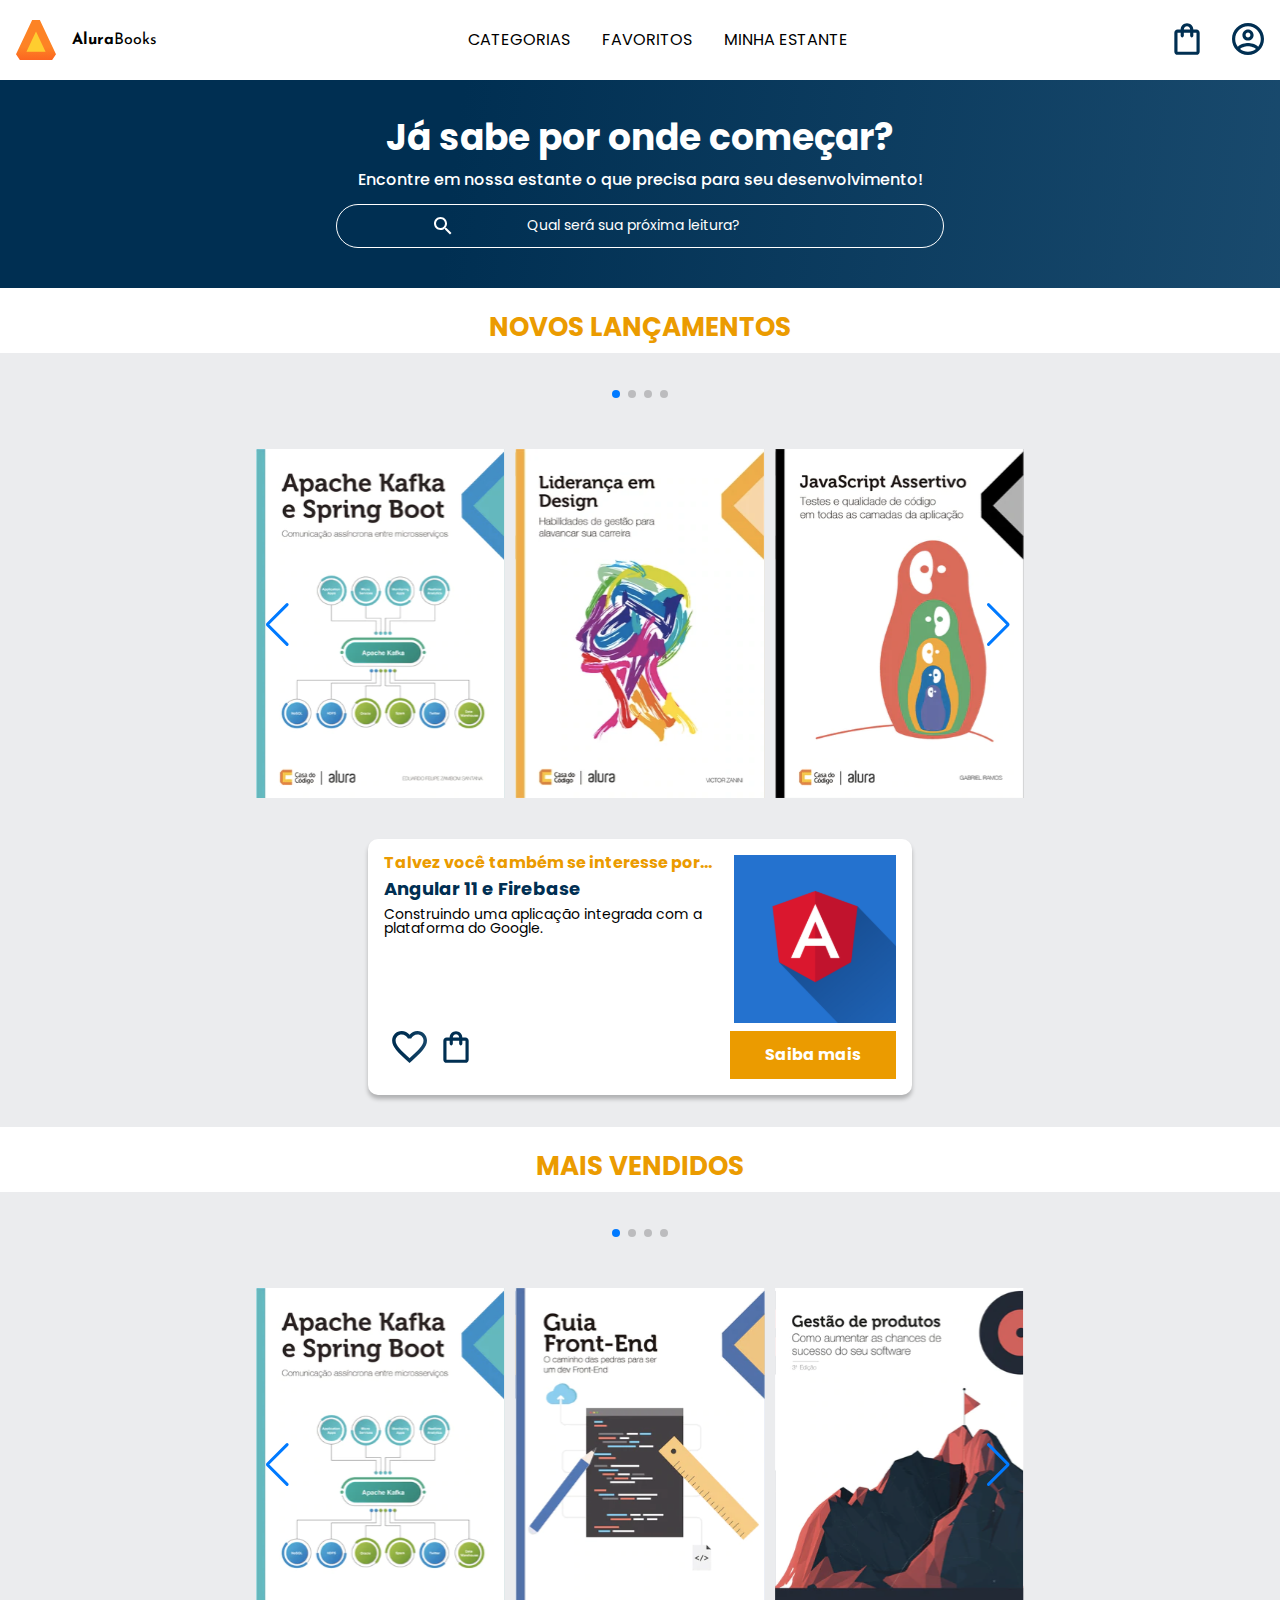
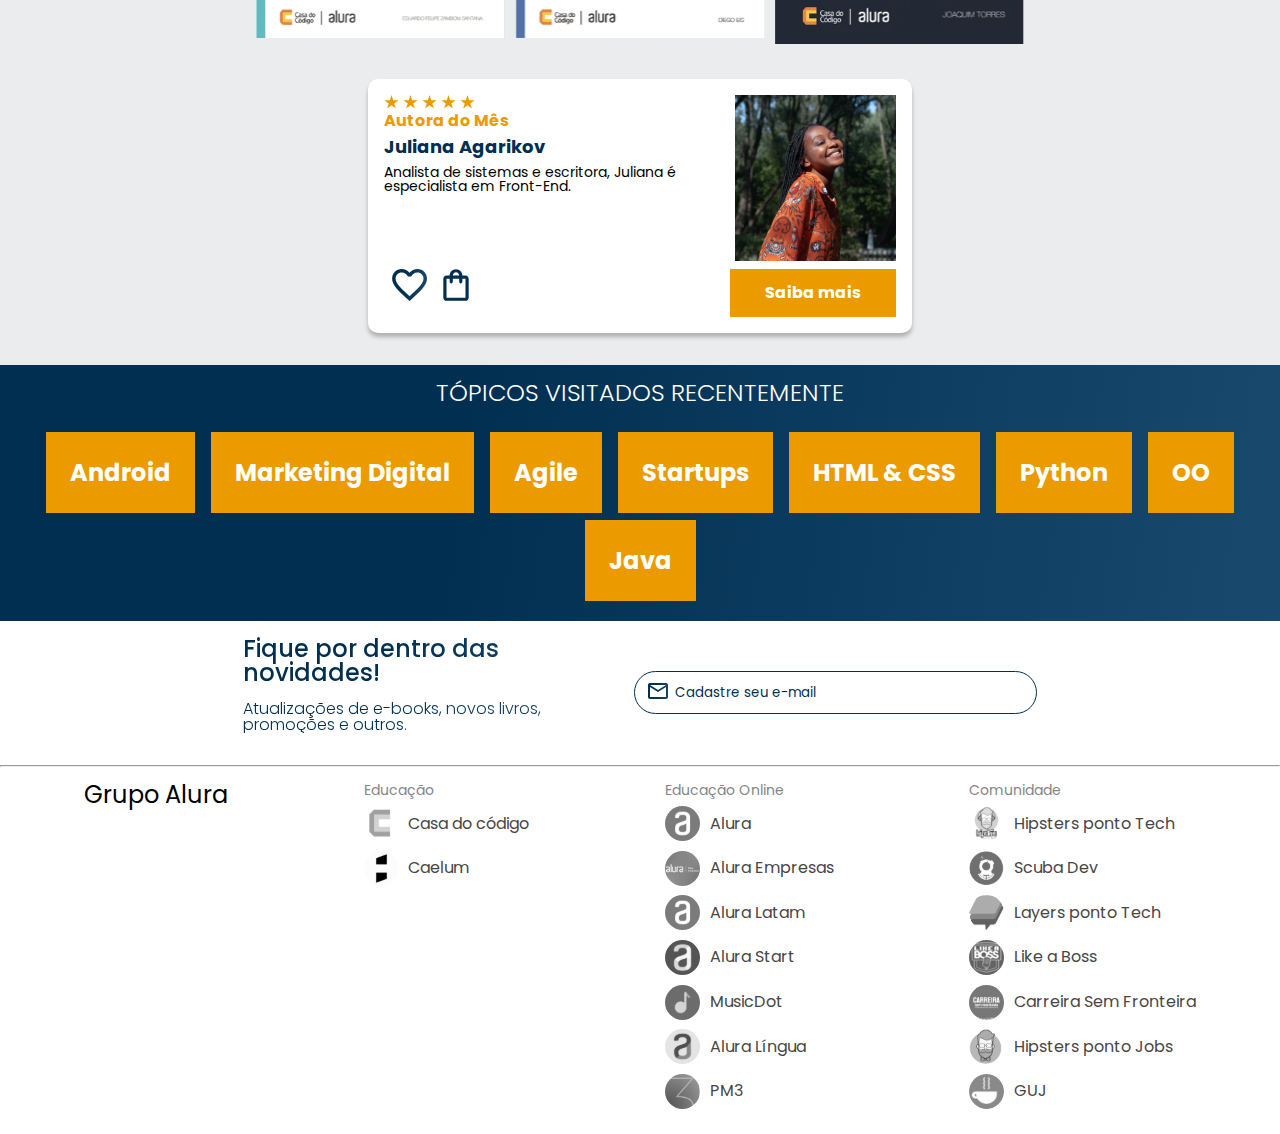
<file: index.html>
<!DOCTYPE html>
<html lang="pt-br">
<head>
    <meta charset="UTF-8">
    <meta name="viewport" content="width=device-width, initial-scale=1.0">
    <title>Alura Books</title>
    <link rel="stylesheet" href="resset.css">
    <link rel="preconnect" href="https://fonts.googleapis.com">
    <link rel="preconnect" href="https://fonts.gstatic.com" crossorigin>
    <link href="https://fonts.googleapis.com/css2?family=Poppins:wght@300;400;500;700&display=swap" rel="stylesheet">
    <link href="https://fonts.googleapis.com/css2?family=Inter:wght@400;700&family=Josefin+Sans:wght@400;700&display=swap" rel="stylesheet">
    <link rel="stylesheet" href="https://unpkg.com/swiper@8/swiper-bundle.min.css" />
    <link rel="stylesheet" href="styles.css">
</head>

<body>
    <header class="cabecalho">
        <div class="container">
            <input type="checkbox" id="menu" class="container__botao">
            <label for="menu" class="container__rotulo">
                <span class="cabecalho__menu-hamburger container__imagem"></span>
            </label>
            <ul class="lista-menu">
                <li class="lista-menu__titulo">Categorias</li>
                <li class="lista-menu__item">
                    <a href="#" class="lista-menu__link">Programação</a>
                </li>
                <li class="lista-menu__item">
                    <a href="#" class="lista-menu__link">Front-end</a>
                </li>
                <li class="lista-menu__item">
                    <a href="#" class="lista-menu__link">Infraestrutura</a>
                </li>
                <li class="lista-menu__item">
                    <a href="#" class="lista-menu__link">Business</a>
                </li>
                <li class="lista-menu__item">
                    <a href="#" class="lista-menu__link">Design & UX</a>
                </li>
            </ul>
            <img src="img/Logo.svg" alt="Logo da Alurabooks" class="container__imagem">
            <h1 class="container__titulo"><b class="container__titulo--negrito">Alura</b>Books</h1>
        </div>
        <ul class="opcoes">
            <input type="checkbox" id="opcoes-menu" class="opcoes__botao">
            <label for="opcoes-menu" class="opcoes__rotulo">
                <li class="opcoes__item">Categorias</li>
            </label>
            <ul class="lista-menu">
                <li class="lista-menu__item">
                    <a href="#" class="lista-menu__link">Programação</a>
                </li>
                <li class="lista-menu__item">
                    <a href="#" class="lista-menu__link">Front-end</a>
                </li>
                <li class="lista-menu__item">
                    <a href="#" class="lista-menu__link">Infraestrutura</a>
                </li>
                <li class="lista-menu__item">
                    <a href="#" class="lista-menu__link">Business</a>
                </li>
                <li class="lista-menu__item">
                    <a href="#" class="lista-menu__link">Design & UX</a>
                </li>
            </ul>
            <li class="opcoes__item"><a href="#" class="opcoes__link">Favoritos</a></li>
            <li class="opcoes__item"><a href="#" class="opcoes__link">Minha estante</a></li>
        </ul>
        <div class="container">
            <a href="#">
                <img src="img/Favoritos.svg" alt="Meus favoritos" class="container__imagem container__imagem-transparente">
            </a>
            <a href="#" class="container__link">
                <img src="img/Compras.svg" alt="Carrinho de compras" class="container__imagem">
                <p class="container__texto">Minha sacola</p>
            </a>
            <a href="#" class="container__link">
                <img src="img/Usuario.svg" alt="Meu perfil" class="container__imagem">
                <p class="container__texto">Meu perfil</p>
            </a>
        </div>
    </header>
    <section class="banner">
        <h2 class="banner__titulo">Já sabe por onde começar?</h2>
        <p class="banner__texto">Encontre em nossa estante o que precisa para seu desenvolvimento!</p>
        <input type="search" class="banner__pesquisa" placeholder="Qual será sua próxima leitura?">
    </section>
    <section class="carrossel">
        <h2 class="carrossel__titulo">Novos lançamentos</h2>
        <!-- Slider main container -->
        <div class="carrossel__container">
            <div class="swiper">
                <!-- Additional required wrapper -->
                <!-- If we need pagination -->
                <div class="swiper-pagination"></div>
                <div class="swiper-wrapper">
                <!-- Slides -->
                <div class="swiper-slide"><img src="img/ApacheKafka.svg" alt="Livro sobre apache kafka"></div>
                <div class="swiper-slide"><img src="img/Liderança.svg" alt="Livro sobre liderança em design"></div>
                <div class="swiper-slide"><img src="img/Javascript.svg" alt="Livro sobre Javascript acertivo"></div>
                <div class="swiper-slide"><img src="img/Guia Front-end.svg" alt="Livro guia Front-end"></div>
                <div class="swiper-slide"><img src="img/Gestão2.svg" alt="Livro sobre gestão"></div>
                <div class="swiper-slide"><img src="img/Acessibilidade.svg" alt="Livro sobre Acessibilidade"></div>
                ...
                </div>
                    
                <!-- If we need navigation buttons -->
                <div class="swiper-button-prev"></div>
                <div class="swiper-button-next"></div>
            </div>
            <div class="card">
                <!-- 1° linha -->
                <div class="card__descricao">
                    <!-- 1° coluna -->
                    <div class="descricao">
                        <h3 class="descricao__titulo">Talvez você também se interesse por...</h3>
                        <h2 class="descricao__titulo-livro">Angular 11 e Firebase</h2>
                        <p class="descricao__texto">Construindo uma aplicação integrada com a plataforma do Google.</p>
                    </div>
                    <!-- 2° coluna -->
                    <img src="img/angular.svg" alt="Logotipo angular" class="descricao__imagem">
                </div>
                <!-- 2° linha -->
                <div class="card__botoes">
                    <!-- 1° coluna -->
                    <ul class="botoes">
                        <li class="botoes__item"><img src="img/Favoritos.svg" alt="Favoritar livro"></li>
                        <li class="botoes__item"><img src="img/Compras.svg" alt="Adicionar no carrinho de compras"></li>
                    </ul>
                    <!-- 1° coluna -->
                    <a href="#" class="botoes__ancora">Saiba mais</a>
                </div>
            </div>   
        </div>
    </section>
    <section class="carrossel">
        <h2 class="carrossel__titulo">MAIS VENDIDOS</h2>
        <!-- Slider main container -->
        <div class="carrossel__container">
            <div class="swiper">
                <!-- Additional required wrapper -->
                <!-- If we need pagination -->
                <div class="swiper-pagination"></div>
                <div class="swiper-wrapper">
                <!-- Slides -->
                <div class="swiper-slide"><img src="img/ApacheKafka.svg" alt="Livro sobre apache kafka"></div>
                <div class="swiper-slide"><img src="img/Guia Front-end.svg" alt="Livro guia Front-end"></div>
                <div class="swiper-slide"><img src="img/Gestão2.svg" alt="Livro sobre gestão"></div>
                <div class="swiper-slide"><img src="img/Acessibilidade.svg" alt="Livro sobre Acessibilidade"></div>
                <div class="swiper-slide"><img src="img/Liderança.svg" alt="Livro sobre liderança em design"></div>
                <div class="swiper-slide"><img src="img/Javascript.svg" alt="Livro sobre Javascript acertivo"></div>
                ...
                </div>
                    
                <!-- If we need navigation buttons -->
                <div class="swiper-button-prev"></div>
                <div class="swiper-button-next"></div>
            </div>
            <div class="card">
                <!-- 1° linha -->
                <div class="card__descricao">
                    <!-- 1° coluna -->
                    <div class="descricao">
                        <img src="img/Estrelinhas.svg" alt="Ícone de estrela">
                        <h3 class="descricao__titulo">Autora do Mês</h3>
                        <h2 class="descricao__titulo-livro">Juliana Agarikov</h2>
                        <p class="descricao__texto">Analista de sistemas e escritora, Juliana é especialista em Front-End. </p>
                    </div>
                    <!-- 2° coluna -->
                    <img src="img/Perfil-escritora 1.png" alt="Logotipo angular" class="descricao__imagem">
                </div>
                <!-- 2° linha -->
                <div class="card__botoes">
                    <!-- 1° coluna -->
                    <ul class="botoes">
                        <li class="botoes__item"><img src="img/Favoritos.svg" alt="Favoritar livro"></li>
                        <li class="botoes__item"><img src="img/Compras.svg" alt="Adicionar no carrinho de compras"></li>
                    </ul>
                    <!-- 1° coluna -->
                    <a href="#" class="botoes__ancora">Saiba mais</a>
                </div>
            </div>   
        </div>
    </section>
    <section class="topicos">
        <h2 class="topicos__titulo">TÓPICOS VISITADOS RECENTEMENTE</h2>
        <ul class="topicos__lista">
            <li class="topicos__itens">
                <a href="#" class="topicos__link">Android</a>
            </li>
            <li class="topicos__itens">
                <a href="#" class="topicos__link">Marketing Digital</a>
            </li>
            <li class="topicos__itens">
                <a href="#" class="topicos__link">Agile</a>
            </li>
            <li class="topicos__itens">
                <a href="#" class="topicos__link">Startups</a>
            </li>
            <li class="topicos__itens">
                <a href="#" class="topicos__link">HTML & CSS</a>
            </li>
            <li class="topicos__itens">
                <a href="#" class="topicos__link">Python</a>
            </li>
            <li class="topicos__itens">
                <a href="#" class="topicos__link">OO</a>
            </li>
            <li class="topicos__itens">
                <a href="#" class="topicos__link">Java</a>
            </li>
        </ul>
    </section>
    <section class="contato">
        <div class="contato__descricao">
            <h2 class="contato__titulo">Fique por dentro das novidades!</h2>
            <p class="contato__texto">Atualizações de e-books, novos livros, promoções e outros.</p>
        </div>
        <input type="email" placeholder="Cadastre seu e-mail" class="contato__email">
    </section>
    <hr />
    <footer class="rodape">
        <h2 class="rodape__titulo">Grupo Alura</h2>
        <ul class="lista-rodape">
            <li class="lista-rodape__titulo">Educação</li>
            <li class="lista-rodape__item">
                <img src="img/CasaDoCodigo.svg" alt="Logo da casa do código">
                <a href="#" class="lista-rodape__link">Casa do código</a>
            </li>
            <li class="lista-rodape__item">
                <img src="img/Caelum.svg" alt="Logo da caelum">
                <a href="#" class="lista-rodape__link">Caelum</a>
            </li>
        </ul>
        <ul class="lista-rodape">
            <li class="lista-rodape__titulo">Educação Online</li>
            <li class="lista-rodape__item">
                <img src="img/Alura.svg" alt="Logo da Alura">
                <a href="#" class="lista-rodape__link">Alura</a>
            </li>
            <li class="lista-rodape__item">
                <img src="img/AluraEmpresas.svg" alt="Logo da Alura Empresas">
                <a href="#" class="lista-rodape__link">Alura Empresas</a>
            </li>
            <li class="lista-rodape__item">
                <img src="img/AluraLATAM.svg" alt="Logo da Alura AluraLATAM">
                <a href="#" class="lista-rodape__link">Alura Latam</a>
            </li>
            <li class="lista-rodape__item">
                <img src="img/AluraStart.svg" alt="Logo da Alura Start">
                <a href="#" class="lista-rodape__link">Alura Start</a>
            </li>
            <li class="lista-rodape__item">
                <img src="img/MusicDot.svg" alt="Logo da MusicDot">
                <a href="#" class="lista-rodape__link">MusicDot</a>
            </li>
            <li class="lista-rodape__item">
                <img src="img/AluraLingua.svg" alt="Logo da Alura Língua">
                <a href="#" class="lista-rodape__link">Alura Língua</a>
            </li>
            <li class="lista-rodape__item">
                <img src="img/PM3.svg" alt="Logo da PM3">
                <a href="#" class="lista-rodape__link">PM3</a>
            </li>
        </ul>
        <ul class="lista-rodape">
            <li class="lista-rodape__titulo">Comunidade</li>
            <li class="lista-rodape__item">
                <img src="img/HipstersTech.svg" alt="Logo do Hipsters ponto tech">
                <a href="#" class="lista-rodape__link">Hipsters ponto Tech</a>
            </li>
            <li class="lista-rodape__item">
                <img src="img/ScubaDev.svg" alt="Logo do Scuba Dev">
                <a href="#" class="lista-rodape__link">Scuba Dev</a>
            </li>
            <li class="lista-rodape__item">
                <img src="img/LayersTech.svg" alt="Logo do Layers ponto Tech">
                <a href="#" class="lista-rodape__link">Layers ponto Tech</a>
            </li>
            <li class="lista-rodape__item">
                <img src="img/LikeABoss.svg" alt="Logo do Like a Boss">
                <a href="#" class="lista-rodape__link">Like a Boss</a>
            </li>
            <li class="lista-rodape__item">
                <img src="img/CarreiraSemFronteira.svg" alt="Logo do Carreira Sem Fronteira">
                <a href="#" class="lista-rodape__link">Carreira Sem Fronteira</a>
            </li>
            <li class="lista-rodape__item">
                <img src="img/HipstersJobs.svg" alt="Logo do Hipsters ponto Jobs">
                <a href="#" class="lista-rodape__link">Hipsters ponto Jobs</a>
            </li>
            <li class="lista-rodape__item">
                <img src="img/GUJ.svg" alt="Logo do GUJ">
                <a href="#" class="lista-rodape__link">GUJ</a>
            </li>
        </ul>
    </footer>
    <script src="https://unpkg.com/swiper@8/swiper-bundle.min.js"></script>
    <script>
        const swiper = new Swiper('.swiper', {
            spaceBetween: 10,
            slidesPerView: 3,
            pagination: {
            el: '.swiper-pagination',
            type: 'bullets',
            }
        });
    </script>
</body>
</html>
</file>
<file: styles.css>
@import url("styles/header.css");
@import url("styles/banner.css");
@import url("styles/carrossel.css");
@import url("styles/topicos.css");
@import url("styles/contato.css");
@import url("styles/rodape.css");

:root {
    --cor-fundo: #EBECEE;
    --branco: #FFFFFF;
    --preto: #000000;
    --laranja: #EB9B00;
    --azul: #002F52;
    --cinza: #474646;
    --cinza-claro: #858585;
    --azul-degrade: linear-gradient(97.54deg, #002F52 35.49%, #326589 165.37%);
    --fonte-principal: "Poppins";
    --fonte-secundaria: "Josefin Sans";
}

body {
    background-color: var(--cor-fundo);
    font-family: var(--fonte-principal);
    font-size: 16px;
    font-weight: 400;
}
</file>
<file: resset.css>
/* http://meyerweb.com/eric/tools/css/reset/ 
   v2.0 | 20110126
   License: none (public domain)
*/

html, body, div, span, applet, object, iframe,
h1, h2, h3, h4, h5, h6, p, blockquote, pre,
a, abbr, acronym, address, big, cite, code,
del, dfn, em, img, ins, kbd, q, s, samp,
small, strike, strong, sub, sup, tt, var,
b, u, i, center,
dl, dt, dd, ol, ul, li,
fieldset, form, label, legend,
table, caption, tbody, tfoot, thead, tr, th, td,
article, aside, canvas, details, embed, 
figure, figcaption, footer, header, hgroup, 
menu, nav, output, ruby, section, summary,
time, mark, audio, video {
	margin: 0;
	padding: 0;
	border: 0;
	font-size: 100%;
	font: inherit;
	vertical-align: baseline;
}
/* HTML5 display-role reset for older browsers */
article, aside, details, figcaption, figure, 
footer, header, hgroup, menu, nav, section {
	display: block;
}
body {
	line-height: 1;
}
ol, ul {
	list-style: none;
}
blockquote, q {
	quotes: none;
}
blockquote:before, blockquote:after,
q:before, q:after {
	content: '';
	content: none;
}
table {
	border-collapse: collapse;
	border-spacing: 0;
}
</file>
